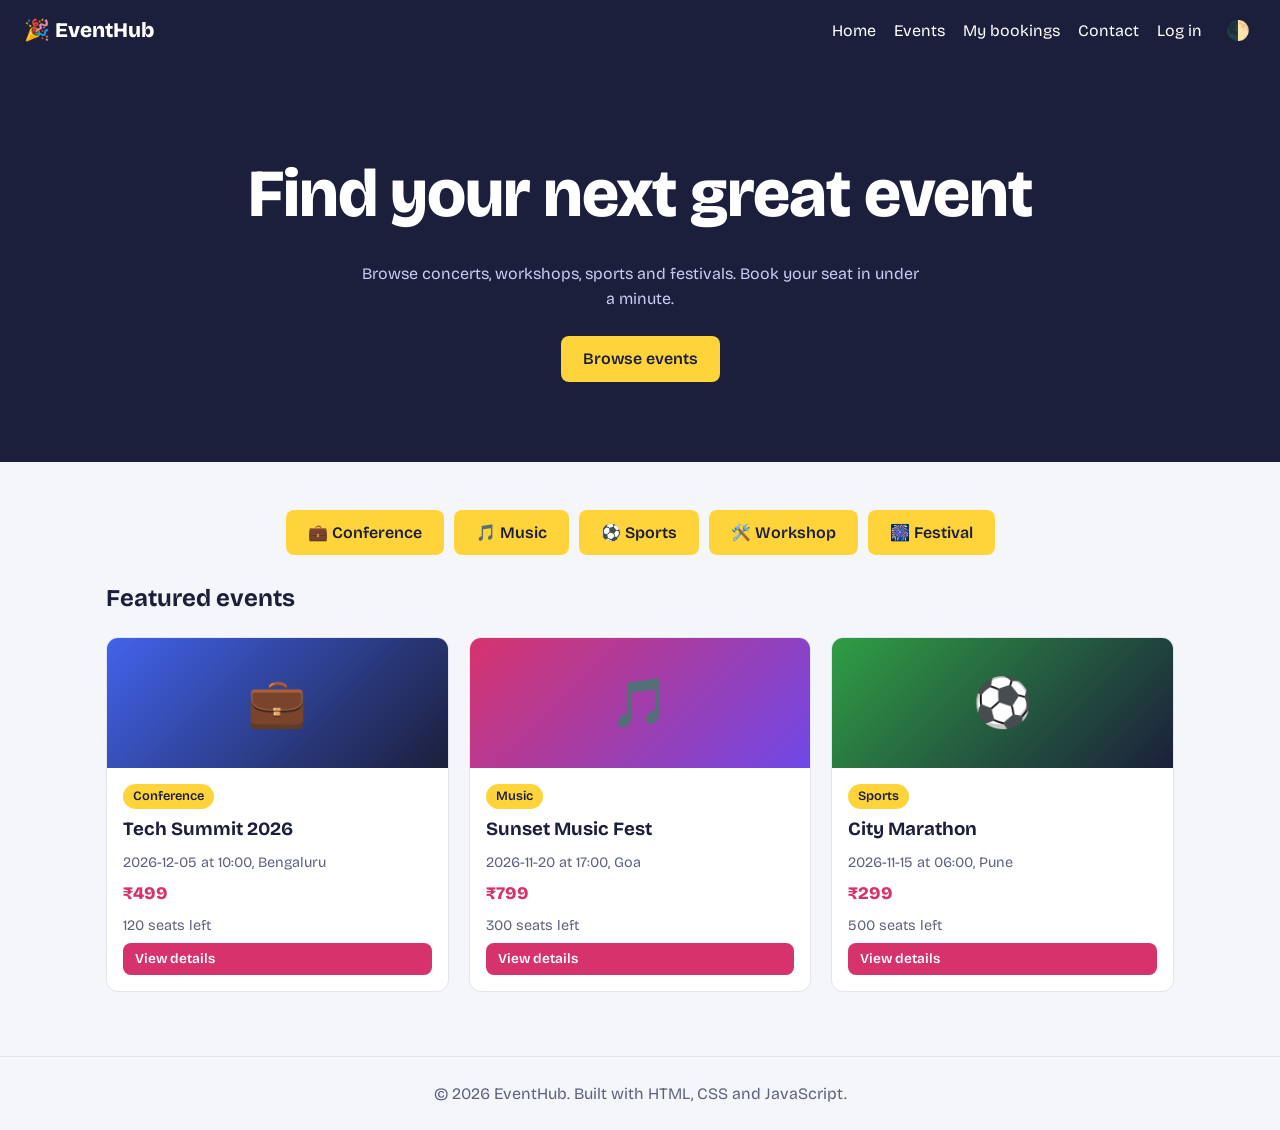
<file: index.html>
<!DOCTYPE html>
<html lang="en">

<head>
    <meta charset="UTF-8">
    <meta name="viewport" content="width=device-width,initial-scale=1">
    <title>Home | EventHub</title>
    <link rel="stylesheet" href="css/style.css">
</head>

<body>
    <div id="nav"></div>
    <section class="hero">
        <h1>Find your next great event</h1>
        <p>Browse concerts, workshops, sports and festivals. Book your seat in under a minute.</p><a class="btn alt"
            href="events.html">Browse events</a>
    </section>
    <div class="wrap">
        <div class="cats" id="cats"></div>
        <h2>Featured events</h2>
        <div class="grid" id="featured"></div>
    </div>
    <div id="foot"></div>
    <script src="js/data.js"></script>
    <script src="js/main.js"></script>
    <script src="js/events.js"></script>
</body>

</html>
</file>
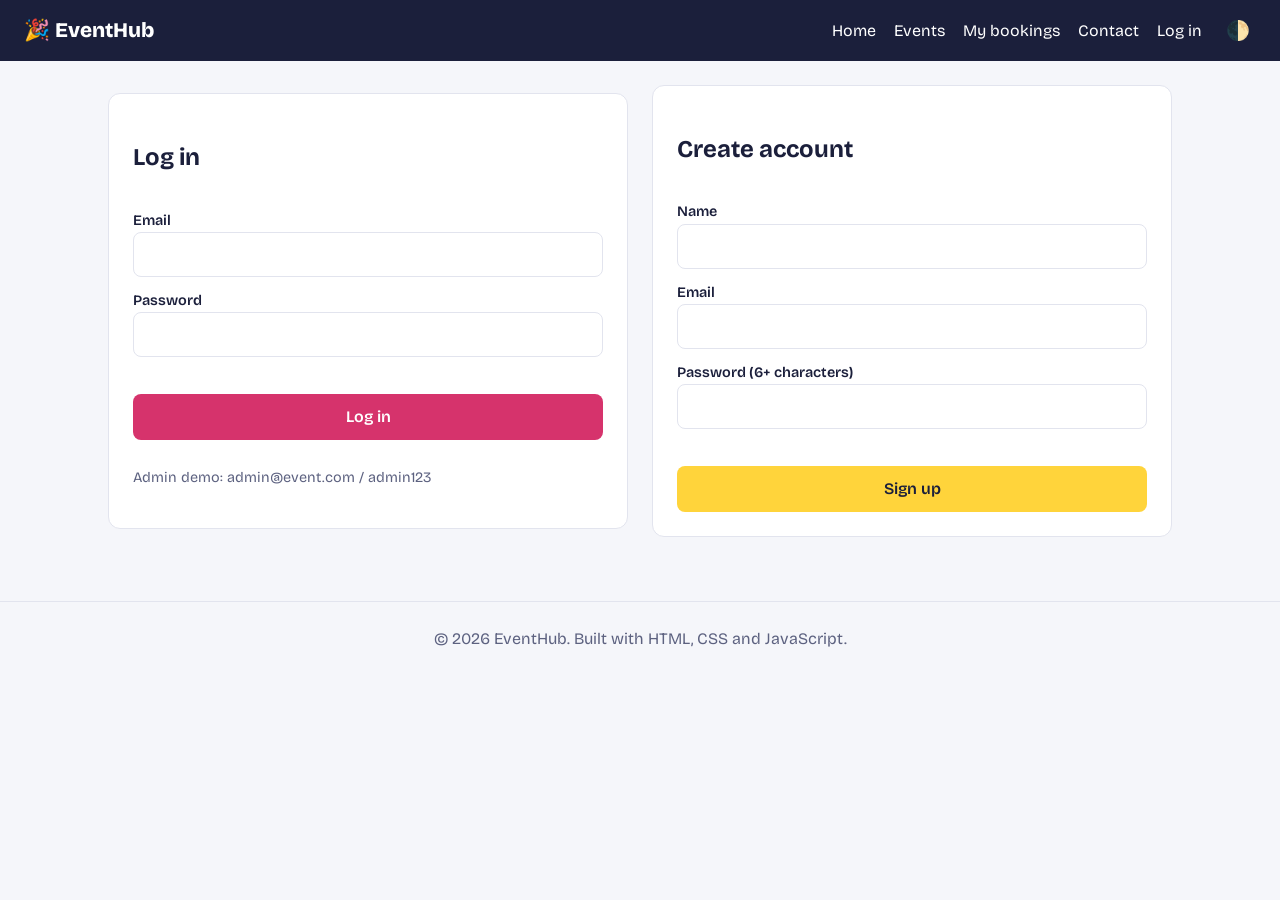
<file: admin.html>
<!DOCTYPE html>
<html lang="en">

<head>
    <meta charset="UTF-8">
    <meta name="viewport" content="width=device-width,initial-scale=1">
    <title>Admin | EventHub</title>
    <link rel="stylesheet" href="css/style.css">
</head>

<body>
    <div id="nav"></div>
    <div class="wrap">
        <h1>Manage events</h1>
        <form class="box" id="evForm" novalidate style="max-width:700px"><input type="hidden"
                name="id"><label>Title<input name="title"></label><label>Category<select
                    name="category"></select></label><label>Date<input name="date" type="date"></label><label>Time<input
                    name="time" type="time"></label><label>Location<input name="location"></label><label>Price (₹)<input
                    name="price" type="number" min="0"></label><label>Seats<input name="seats" type="number"
                    min="0"></label><label>Description<textarea name="desc" rows="3"></textarea></label><label>Schedule
                (separate items with |)<input name="schedule"></label>
            <div class="err" id="err"></div><button class="btn" id="save">Add event</button>
        </form>
        <div style="overflow-x:auto">
            <table>
                <thead>
                    <tr>
                        <th>Title</th>
                        <th>Date</th>
                        <th>Location</th>
                        <th>Seats</th>
                        <th></th>
                    </tr>
                </thead>
                <tbody id="rows"></tbody>
            </table>
        </div>
    </div>
    <div id="foot"></div>
    <script src="js/data.js"></script>
    <script src="js/main.js"></script>
    <script src="js/admin.js"></script>
</body>

</html>
</file>
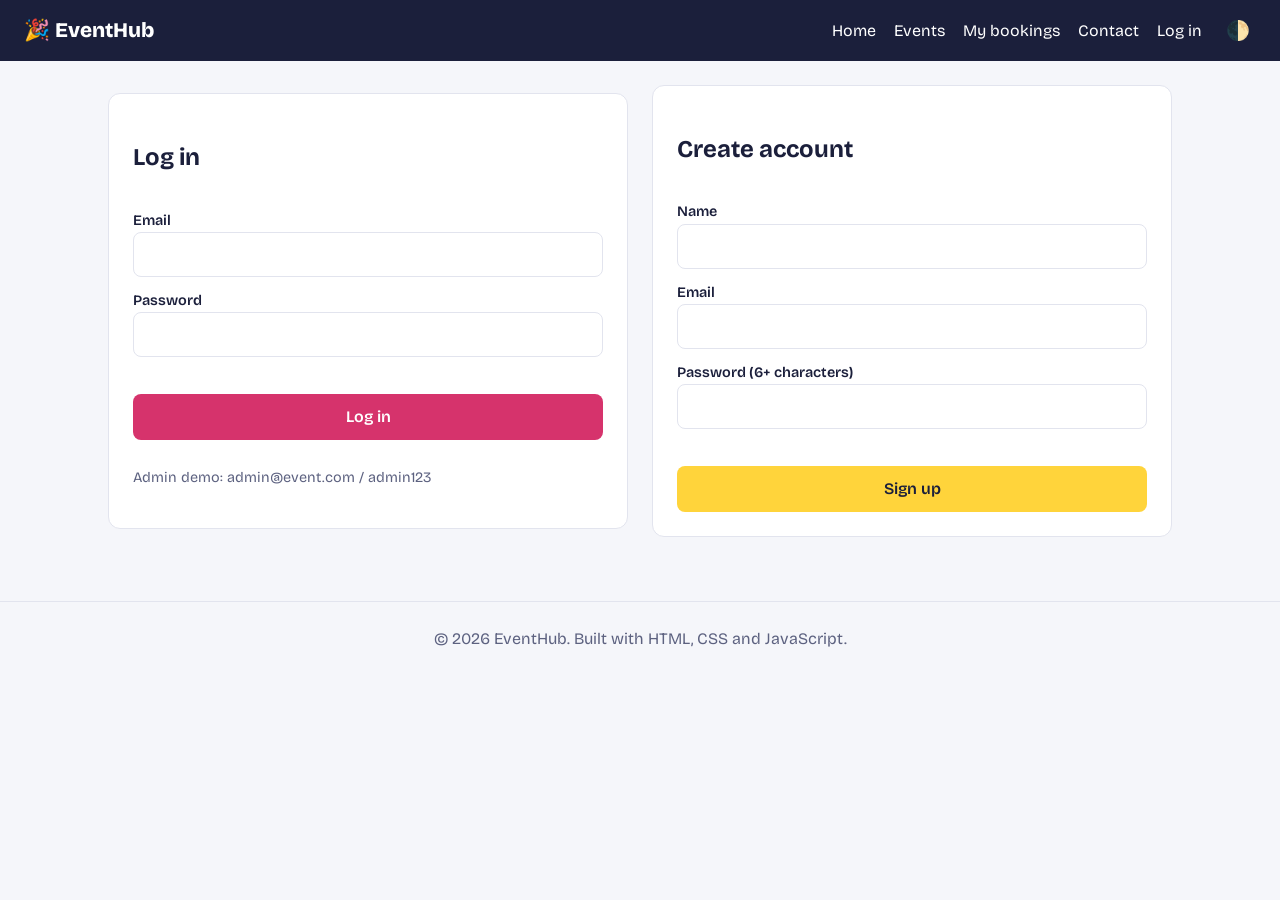
<file: booking.html>
<!DOCTYPE html>
<html lang="en">

<head>
    <meta charset="UTF-8">
    <meta name="viewport" content="width=device-width,initial-scale=1">
    <title>Booking | EventHub</title>
    <link rel="stylesheet" href="css/style.css">
</head>

<body>
    <div id="nav"></div>
    <div class="wrap">
        <div id="info" style="max-width:520px;margin:auto"></div>
        <form class="box" id="bookForm" novalidate><label>Full name<input name="name"></label><label>Email<input
                    name="email" type="email"></label><label>Phone (10 digits)<input name="phone"
                    inputmode="numeric"></label><label>Tickets<input name="tickets" type="number" min="1"
                    value="1"></label><b id="total"></b>
            <div class="err" id="err"></div><button class="btn">Confirm booking</button>
        </form>
    </div>
    <div id="foot"></div>
    <script src="js/data.js"></script>
    <script src="js/main.js"></script>
    <script src="js/booking.js"></script>
</body>

</html>
</file>
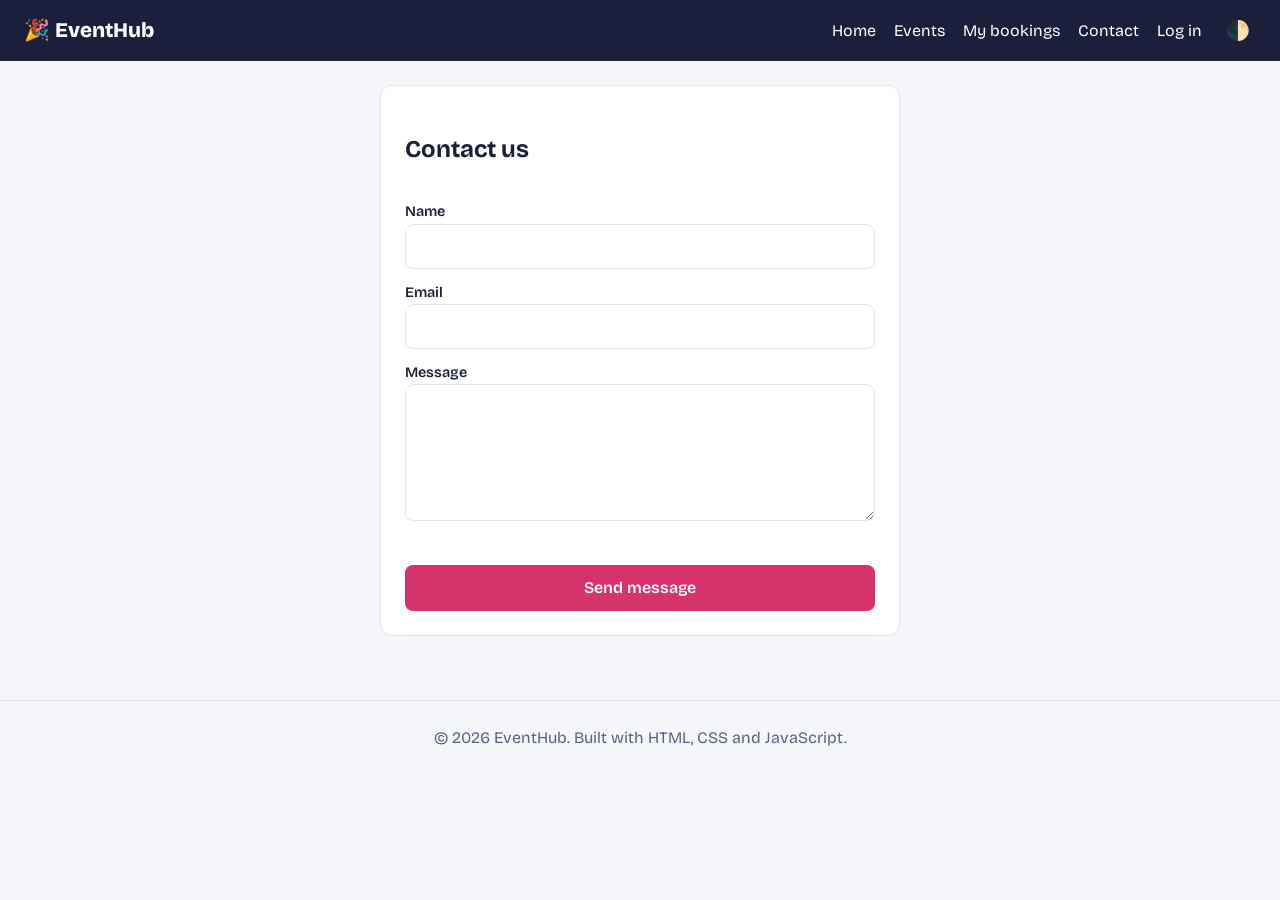
<file: contact.html>
<!DOCTYPE html>
<html lang="en">

<head>
    <meta charset="UTF-8">
    <meta name="viewport" content="width=device-width,initial-scale=1">
    <title>Contact | EventHub</title>
    <link rel="stylesheet" href="css/style.css">
</head>

<body>
    <div id="nav"></div>
    <div class="wrap">
        <form class="box" id="contactForm" novalidate>
            <h2>Contact us</h2><label>Name<input name="name"></label><label>Email<input name="email"
                    type="email"></label><label>Message<textarea name="message" rows="5"></textarea></label>
            <div class="err" id="cerr"></div><button class="btn">Send message</button>
        </form>
    </div>
    <div id="foot"></div>
    <script src="js/data.js"></script>
    <script src="js/main.js"></script>
</body>

</html>
</file>
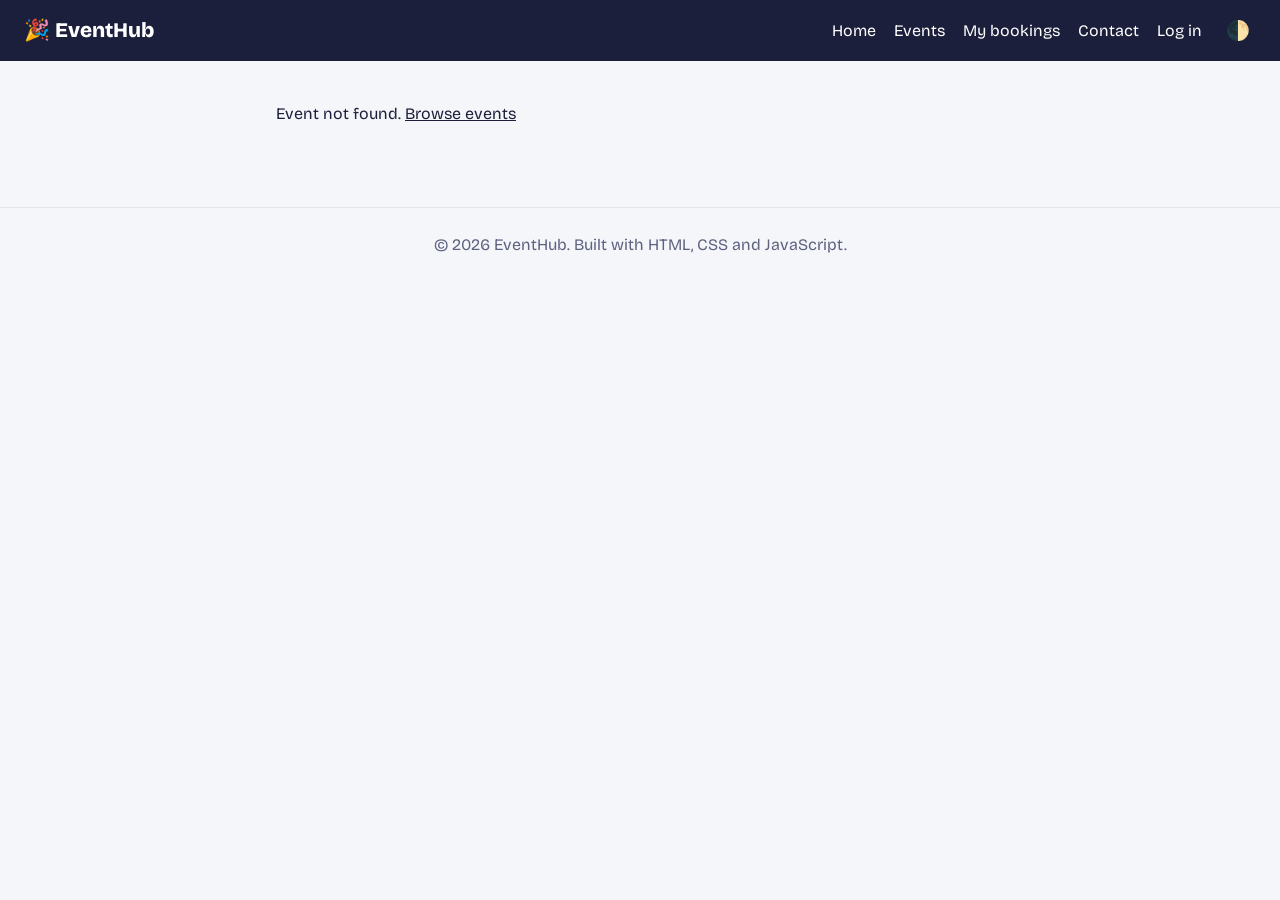
<file: event-details.html>
<!DOCTYPE html>
<html lang="en">

<head>
    <meta charset="UTF-8">
    <meta name="viewport" content="width=device-width,initial-scale=1">
    <title>Event details | EventHub</title>
    <link rel="stylesheet" href="css/style.css">
</head>

<body>
    <div id="nav"></div>
    <div class="wrap" id="detail" style="max-width:760px"></div>
    <div id="foot"></div>
    <script src="js/data.js"></script>
    <script src="js/main.js"></script>
    <script src="js/events.js"></script>
</body>

</html>
</file>
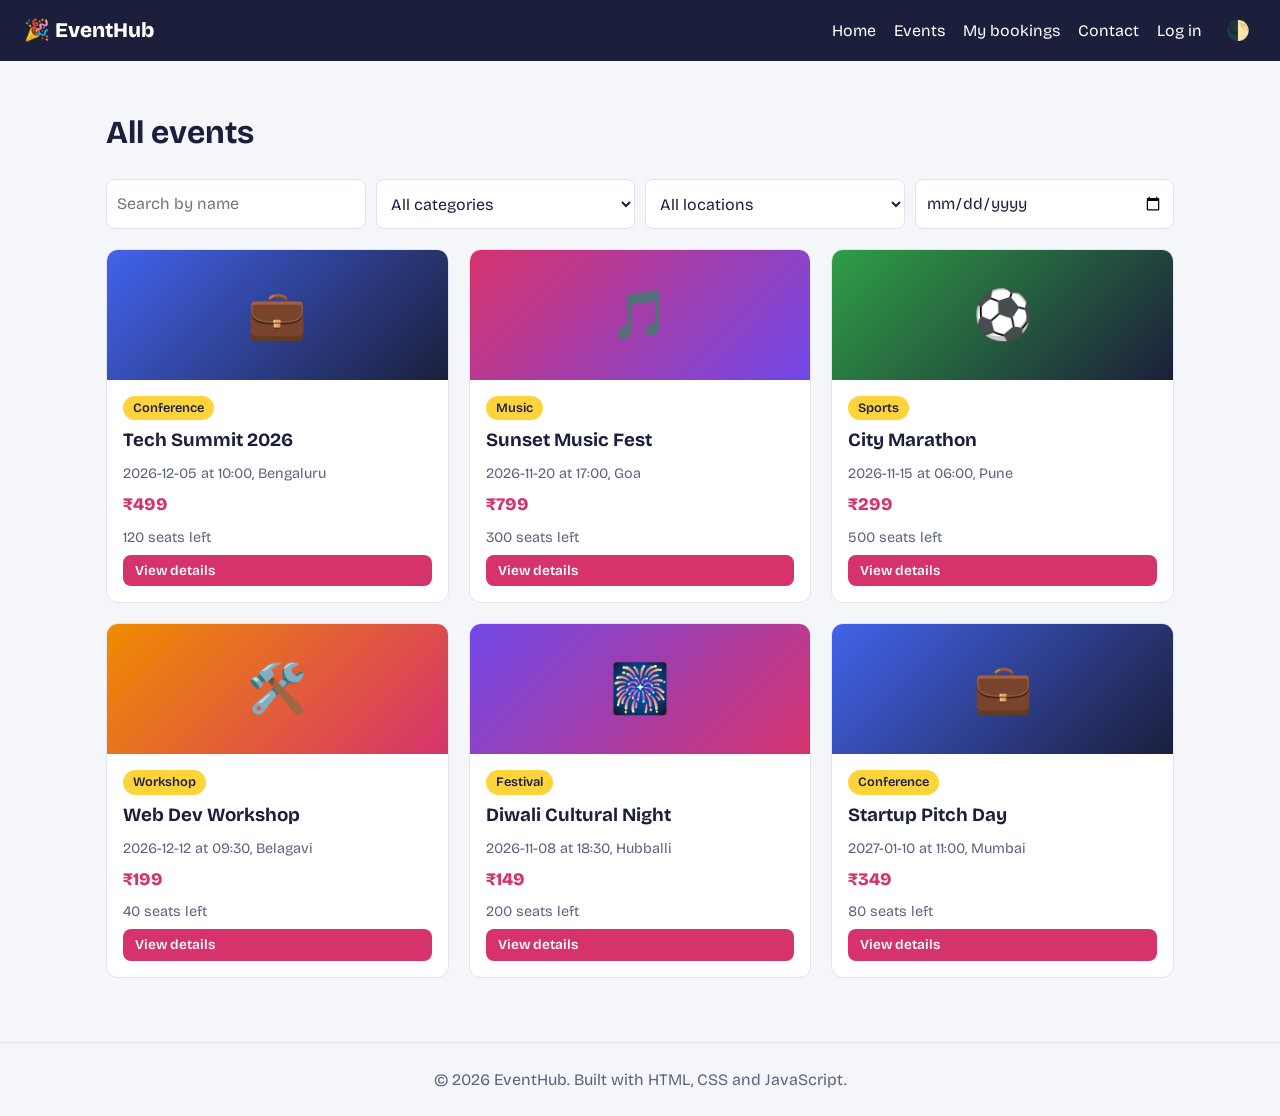
<file: events.html>
<!DOCTYPE html>
<html lang="en">

<head>
    <meta charset="UTF-8">
    <meta name="viewport" content="width=device-width,initial-scale=1">
    <title>Events | EventHub</title>
    <link rel="stylesheet" href="css/style.css">
</head>

<body>
    <div id="nav"></div>
    <div class="wrap">
        <h1>All events</h1>
        <div class="filters"><input id="search" placeholder="Search by name"><select id="cat">
                <option value="">All categories</option>
            </select><select id="loc">
                <option value="">All locations</option>
            </select><input id="date" type="date" title="On or after"></div>
        <div class="grid" id="grid"></div>
    </div>
    <div id="foot"></div>
    <script src="js/data.js"></script>
    <script src="js/main.js"></script>
    <script src="js/events.js"></script>
</body>

</html>
</file>
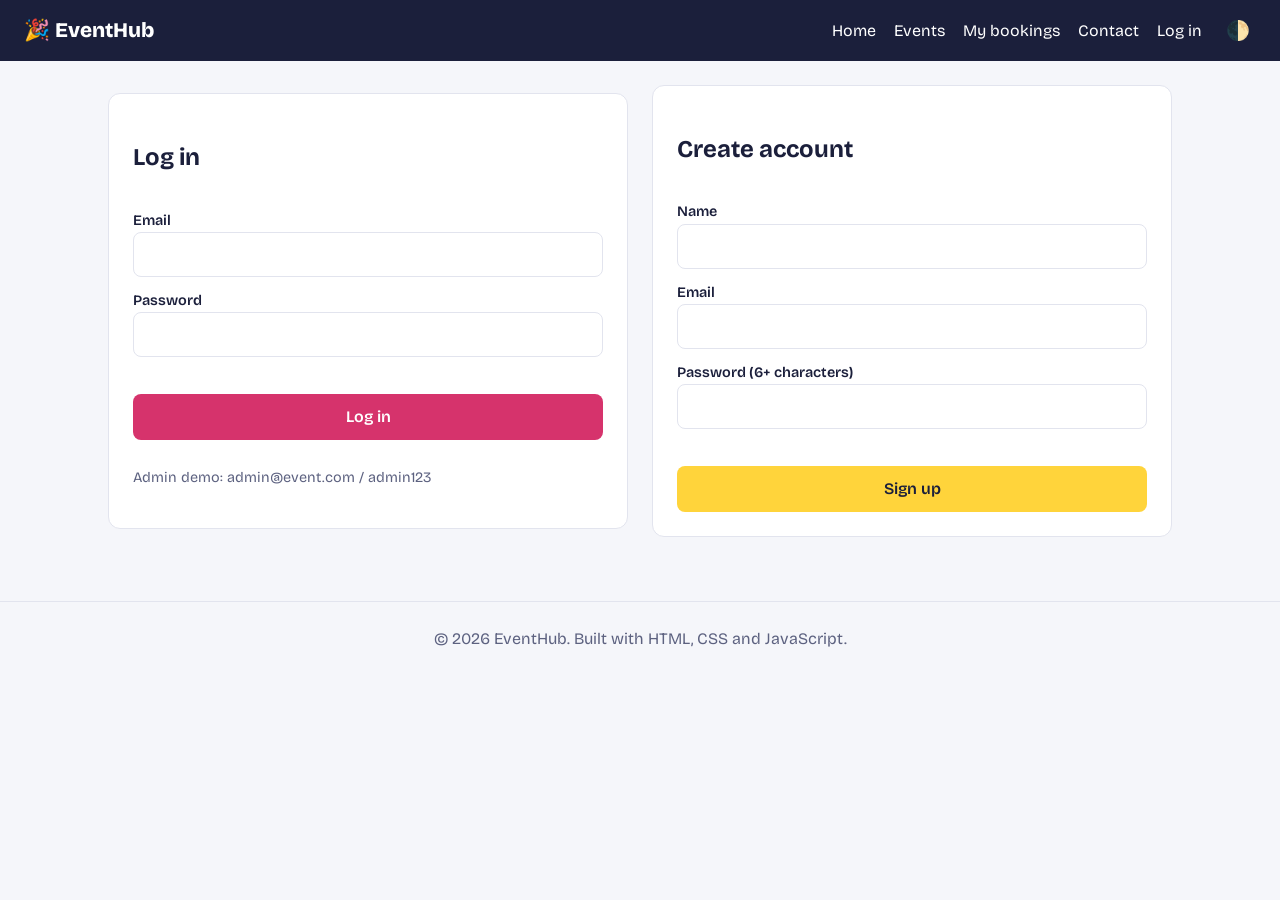
<file: login.html>
<!DOCTYPE html>
<html lang="en">

<head>
    <meta charset="UTF-8">
    <meta name="viewport" content="width=device-width,initial-scale=1">
    <title>Log in | EventHub</title>
    <link rel="stylesheet" href="css/style.css">
</head>

<body>
    <div id="nav"></div>
    <div class="wrap">
        <div class="grid" style="grid-template-columns:repeat(auto-fit,minmax(300px,1fr))">
            <form class="box" id="loginForm" novalidate style="width:100%">
                <h2>Log in</h2><label>Email<input name="email" type="email"></label><label>Password<input
                        name="password" type="password"></label>
                <div class="err" id="lerr"></div><button class="btn">Log in</button>
                <p class="muted">Admin demo: admin@event.com / admin123</p>
            </form>
            <form class="box" id="signupForm" novalidate style="width:100%">
                <h2>Create account</h2><label>Name<input name="name"></label><label>Email<input name="email"
                        type="email"></label><label>Password (6+ characters)<input name="password"
                        type="password"></label>
                <div class="err" id="serr"></div><button class="btn alt">Sign up</button>
            </form>
        </div>
    </div>
    <div id="foot"></div>
    <script src="js/data.js"></script>
    <script src="js/main.js"></script>
    <script src="js/auth.js"></script>
</body>

</html>
</file>
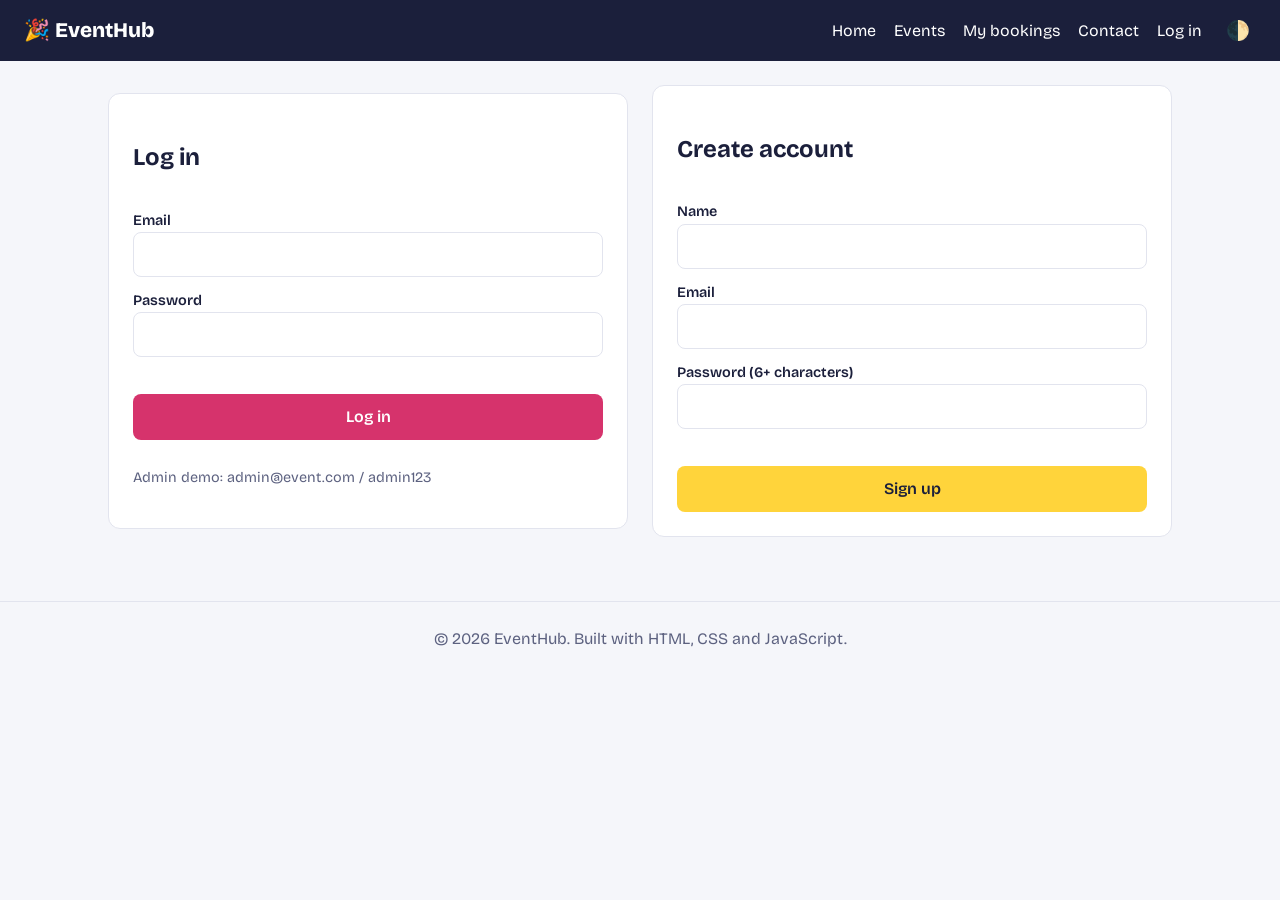
<file: my-bookings.html>
<!DOCTYPE html>
<html lang="en">

<head>
    <meta charset="UTF-8">
    <meta name="viewport" content="width=device-width,initial-scale=1">
    <title>My bookings | EventHub</title>
    <link rel="stylesheet" href="css/style.css">
</head>

<body>
    <div id="nav"></div>
    <div class="wrap">
        <h1>My bookings</h1>
        <div class="grid" id="list"></div>
    </div>
    <div id="foot"></div>
    <script src="js/data.js"></script>
    <script src="js/main.js"></script>
    <script src="js/booking.js"></script>
</body>

</html>
</file>
<file: css/style.css>
@import url('https://fonts.googleapis.com/css2?family=Bricolage+Grotesque:wght@400;600;800&display=swap');

:root {
    --bg: #f5f6fa;
    --card: #fff;
    --ink: #1b1f3b;
    --mute: #5d6280;
    --accent: #d6336c;
    --pop: #ffd43b;
    --line: #e2e4ee
}

[data-theme=dark] {
    --bg: #12142a;
    --card: #1c1f3d;
    --ink: #eef0ff;
    --mute: #a4a9cc;
    --line: #2d3160
}

* {
    box-sizing: border-box
}

body {
    margin: 0;
    font-family: 'Bricolage Grotesque', system-ui, sans-serif;
    background: var(--bg);
    color: var(--ink);
    line-height: 1.6
}

a {
    color: inherit
}

.wrap {
    max-width: 1100px;
    margin: auto;
    padding: 24px 16px
}

.nav {
    display: flex;
    align-items: center;
    justify-content: space-between;
    padding: 14px 24px;
    background: #1b1f3b;
    color: #fff;
    position: sticky;
    top: 0;
    z-index: 5;
    flex-wrap: wrap
}

.nav a {
    text-decoration: none;
    color: #fff
}

.logo {
    font-weight: 800;
    font-size: 1.3rem
}

.links {
    display: flex;
    gap: 18px;
    align-items: center
}

.links a:hover {
    color: var(--pop)
}

#burger,
#theme {
    background: none;
    border: 0;
    color: #fff;
    font-size: 1.2rem;
    cursor: pointer
}

#burger {
    display: none
}

.hero {
    background: #1b1f3b;
    color: #fff;
    padding: 80px 24px;
    text-align: center
}

.hero h1 {
    font-size: clamp(2.2rem, 6vw, 4.2rem);
    margin: 0 0 12px;
    font-weight: 800;
    letter-spacing: -1px
}

.hero p {
    color: #c9cdf5;
    max-width: 560px;
    margin: 0 auto 24px
}

.btn {
    display: inline-block;
    background: var(--accent);
    color: #fff;
    border: 0;
    padding: 10px 22px;
    border-radius: 8px;
    font: inherit;
    font-weight: 600;
    cursor: pointer;
    text-decoration: none
}

.btn:hover {
    filter: brightness(1.1)
}

.btn.alt {
    background: var(--pop);
    color: #1b1f3b
}

.btn.sm {
    padding: 5px 12px;
    font-size: .85rem
}

.btn.ghost {
    background: none;
    border: 1px solid var(--line);
    color: var(--ink)
}

.grid {
    display: grid;
    grid-template-columns: repeat(auto-fill, minmax(270px, 1fr));
    gap: 20px
}

.card {
    background: var(--card);
    border: 1px solid var(--line);
    border-radius: 12px;
    overflow: hidden;
    display: flex;
    flex-direction: column
}

.card .body {
    padding: 16px;
    display: flex;
    flex-direction: column;
    gap: 6px;
    flex: 1
}

.card h3 {
    margin: 0
}

.banner {
    height: 130px;
    display: grid;
    place-items: center;
    font-size: 3rem
}

.banner.big {
    height: 240px;
    font-size: 6rem;
    border-radius: 12px;
    margin-bottom: 16px
}

.meta,
.muted {
    color: var(--mute);
    font-size: .9rem
}

.price {
    font-weight: 800;
    color: var(--accent);
    font-size: 1.1rem
}

.tag {
    display: inline-block;
    background: var(--pop);
    color: #1b1f3b;
    padding: 2px 10px;
    border-radius: 99px;
    font-size: .8rem;
    font-weight: 600;
    width: fit-content
}

.filters {
    display: flex;
    gap: 10px;
    flex-wrap: wrap;
    margin-bottom: 20px
}

input,
select,
textarea {
    font: inherit;
    padding: 10px;
    border: 1px solid var(--line);
    border-radius: 8px;
    background: var(--card);
    color: var(--ink);
    width: 100%
}

.filters input,
.filters select {
    width: auto;
    flex: 1;
    min-width: 140px
}

form.box {
    background: var(--card);
    border: 1px solid var(--line);
    border-radius: 12px;
    padding: 24px;
    max-width: 520px;
    margin: auto;
    display: grid;
    gap: 12px
}

label {
    font-weight: 600;
    font-size: .9rem
}

.err {
    color: #e03131;
    font-size: .85rem;
    min-height: 1em
}

table {
    width: 100%;
    border-collapse: collapse;
    background: var(--card);
    margin-top: 20px
}

th,
td {
    padding: 10px;
    border-bottom: 1px solid var(--line);
    text-align: left
}

.count {
    display: flex;
    gap: 10px;
    margin: 12px 0
}

.count div {
    background: #1b1f3b;
    color: #fff;
    padding: 8px 14px;
    border-radius: 8px;
    text-align: center
}

.cats {
    display: flex;
    gap: 10px;
    flex-wrap: wrap;
    justify-content: center;
    margin: 24px 0
}

.toast {
    position: fixed;
    bottom: 20px;
    right: 20px;
    background: #1b1f3b;
    color: #fff;
    padding: 12px 20px;
    border-radius: 8px;
    z-index: 9
}

footer {
    text-align: center;
    padding: 24px;
    color: var(--mute);
    border-top: 1px solid var(--line);
    margin-top: 40px
}

.ticket {
    border: 2px dashed var(--accent)
}

@media(max-width:700px) {
    #burger {
        display: block
    }

    .links {
        display: none;
        flex-direction: column;
        width: 100%;
        align-items: flex-start;
        padding-top: 10px
    }

    .links.open {
        display: flex
    }
}

@media print {
    body * {
        visibility: hidden
    }

    .printing,
    .printing * {
        visibility: visible
    }

    .printing {
        position: absolute;
        top: 0;
        left: 0;
        width: 100%
    }
}
</file>
